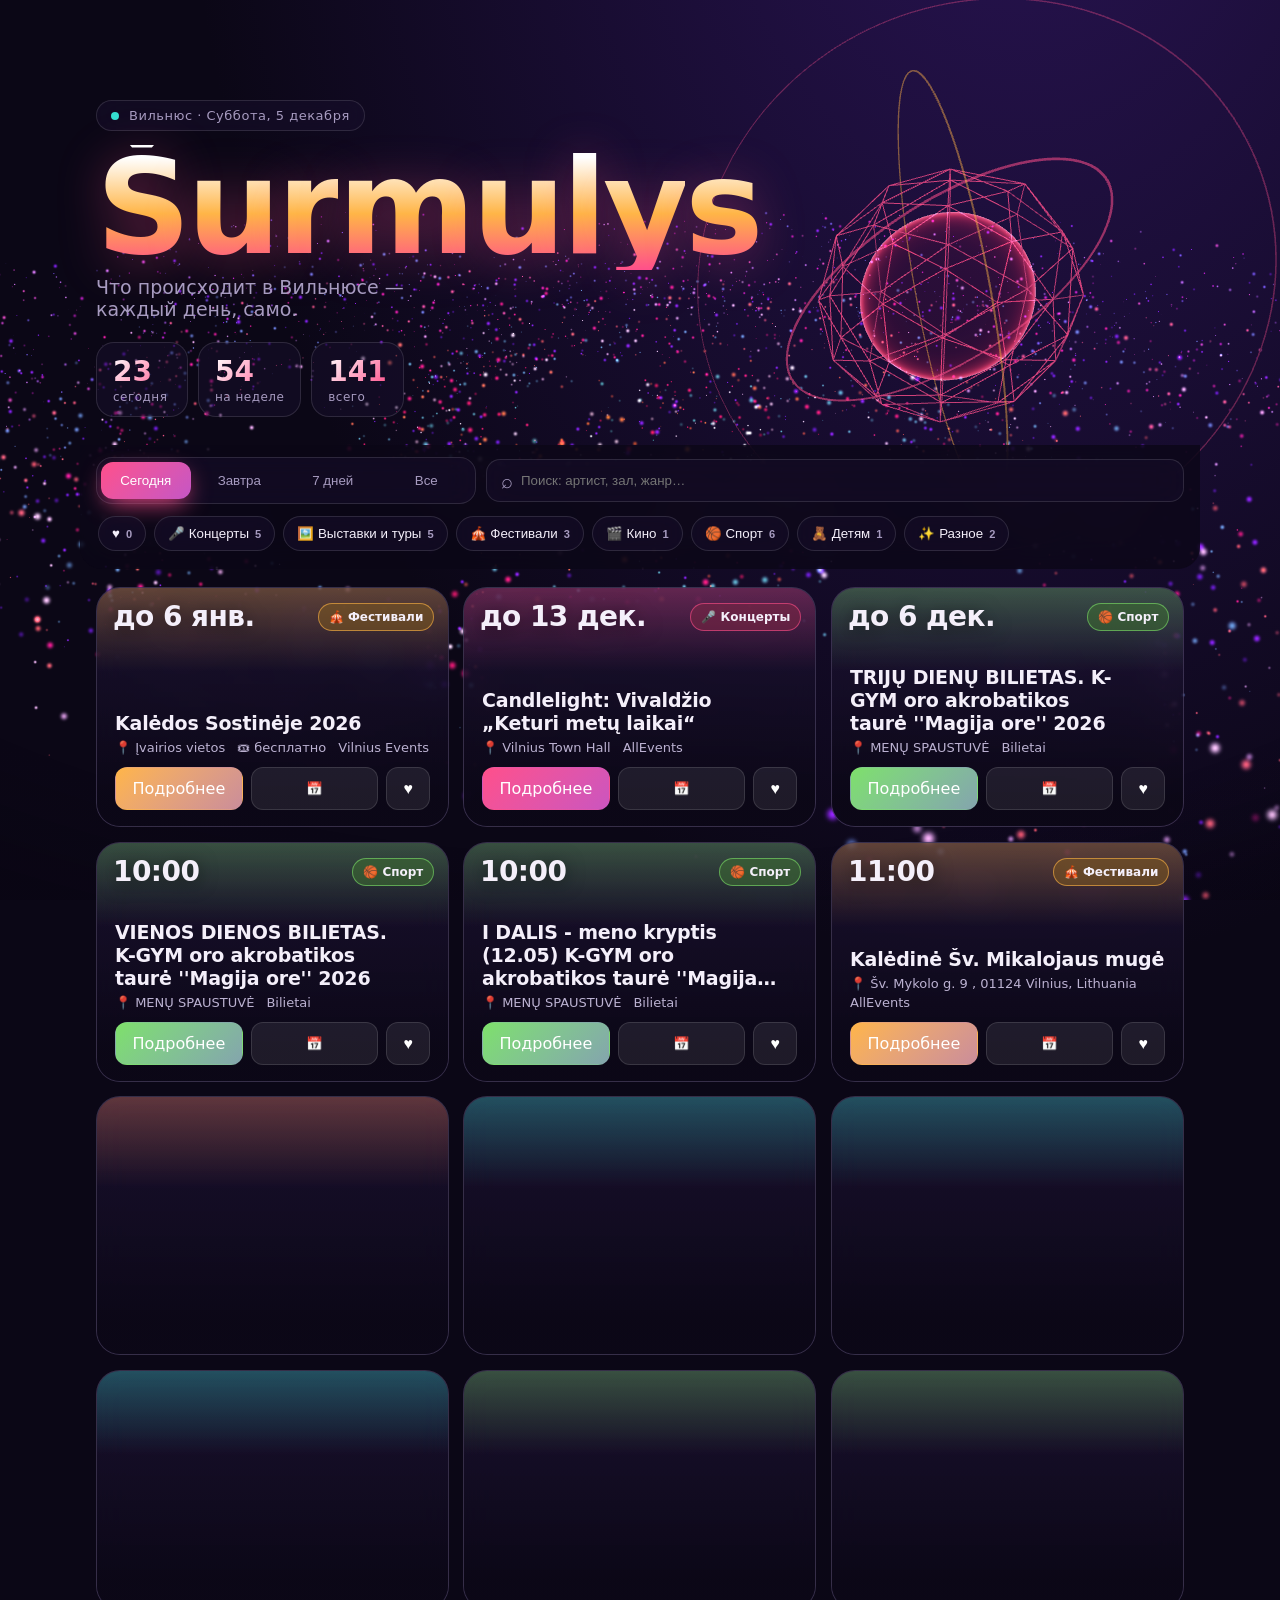
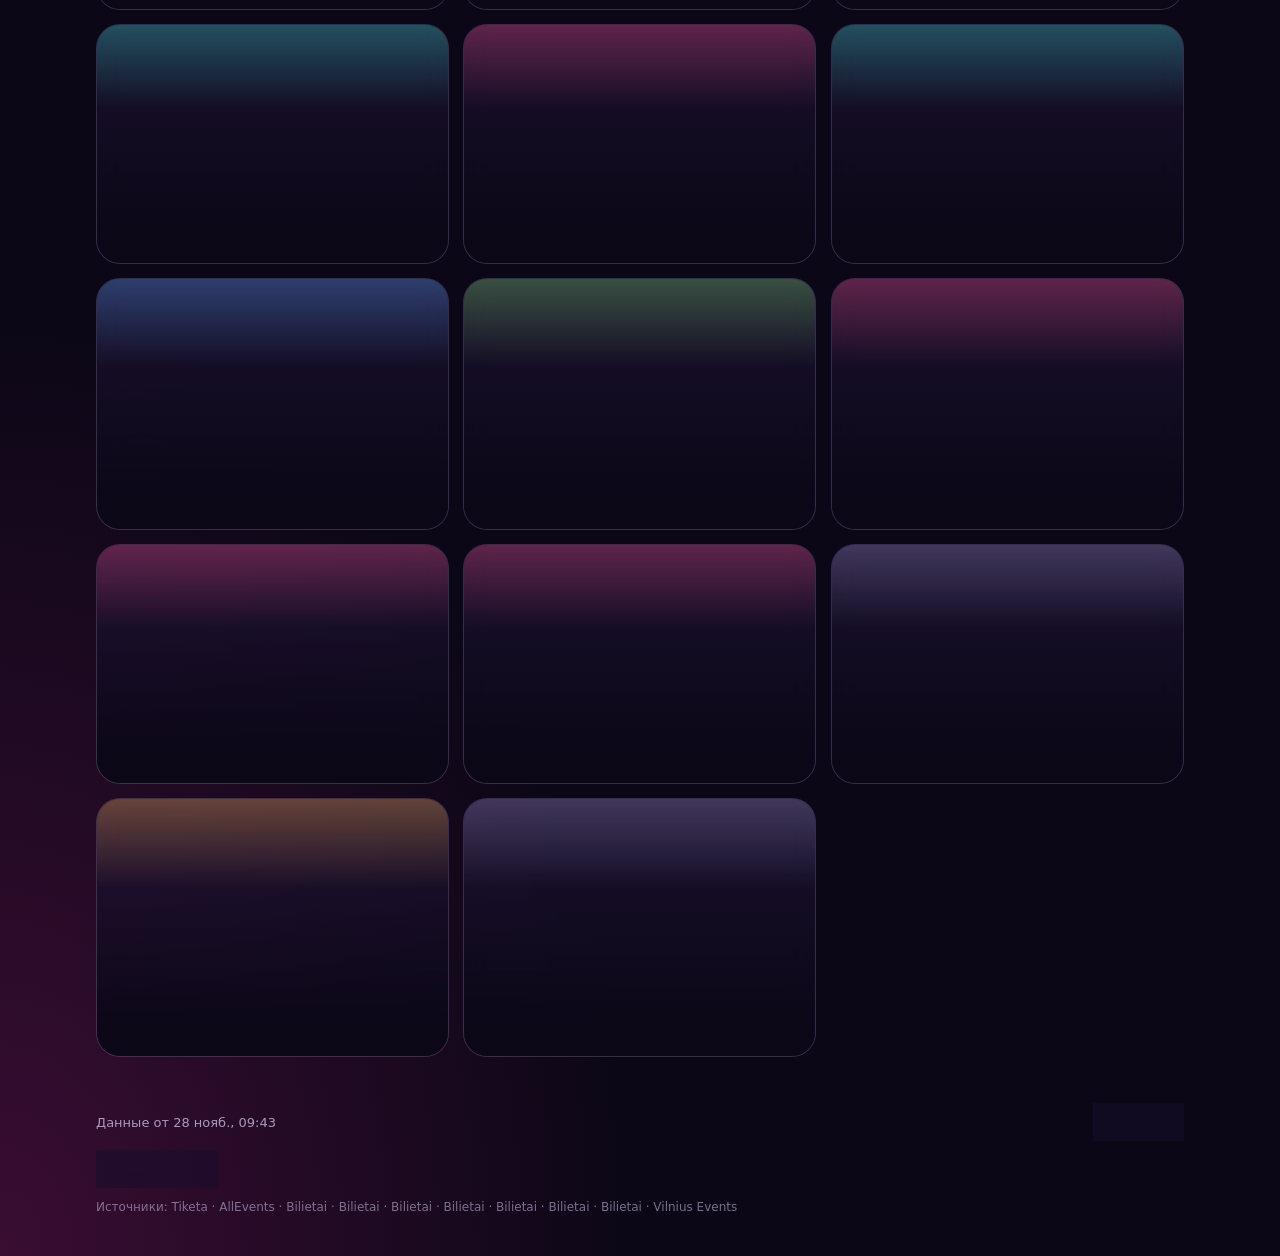
<file: surmulys/index.html>
<!doctype html>
<html lang="ru">
<head>
<meta charset="utf-8">
<meta name="viewport" content="width=device-width, initial-scale=1, viewport-fit=cover">
<meta name="theme-color" content="#0b0716">
<meta name="color-scheme" content="dark">
<meta name="mobile-web-app-capable" content="yes">
<meta name="apple-mobile-web-app-capable" content="yes">
<meta name="apple-mobile-web-app-status-bar-style" content="black-translucent">
<meta name="apple-mobile-web-app-title" content="Šurmulys">
<meta name="description" content="Šurmulys — концерты, спектакли, выставки и фестивали Вильнюса. Список на сегодня обновляется сам.">
<title>Šurmulys — события Вильнюса</title>
<link rel="manifest" href="manifest.webmanifest">
<link rel="icon" href="icons/icon.svg" type="image/svg+xml">
<link rel="apple-touch-icon" href="icons/apple-touch-icon.png">
<link rel="stylesheet" href="app.css">
</head>
<body>
<canvas id="bg" aria-hidden="true"></canvas>
<div class="vignette" aria-hidden="true"></div>

<main class="wrap">
  <header class="hero">
    <div class="eyebrow"><span class="dot"></span><span id="today-label">Vilnius</span></div>
    <h1 class="logo" aria-label="Šurmulys"><span>Š</span><span>u</span><span>r</span><span>m</span><span>u</span><span>l</span><span>y</span><span>s</span></h1>
    <p class="tag">Что происходит в Вильнюсе — каждый день, само.</p>

    <div class="stats" id="stats">
      <div class="stat"><b data-count="0" id="n-today">0</b><span>сегодня</span></div>
      <div class="stat"><b data-count="0" id="n-week">0</b><span>на неделе</span></div>
      <div class="stat"><b data-count="0" id="n-all">0</b><span>всего</span></div>
    </div>
  </header>

  <section class="controls" aria-label="Фильтры">
    <div class="seg" role="tablist" id="range">
      <button role="tab" data-range="today" class="on">Сегодня</button>
      <button role="tab" data-range="tomorrow">Завтра</button>
      <button role="tab" data-range="week">7 дней</button>
      <button role="tab" data-range="all">Все</button>
    </div>
    <label class="search"><span aria-hidden="true">⌕</span>
      <input id="q" type="search" placeholder="Поиск: артист, зал, жанр…" autocomplete="off" enterkeyhint="search">
    </label>
    <div class="chips" id="chips" role="group" aria-label="Категории"></div>
  </section>

  <section id="list" class="list" aria-live="polite"></section>

  <section id="empty" class="empty" hidden>
    <div class="orb" aria-hidden="true"></div>
    <h2 id="empty-title">Пока пусто</h2>
    <p id="empty-text"></p>
  </section>

  <footer class="foot">
    <div class="foot-row">
      <span id="updated">Загружаю…</span>
      <button id="btn-refresh" class="ghost" type="button">Обновить</button>
    </div>
    <div class="foot-row">
      <button id="btn-digest" class="ghost" type="button">🔔 Сводка дня</button>
      <button id="btn-install" class="ghost" type="button" hidden>⤓ Установить</button>
    </div>
    <p class="src" id="sources"></p>
  </footer>
</main>

<div class="toast" id="toast" role="status"></div>
<script type="module" src="app.js"></script>
</body>
</html>
</file>
<file: surmulys/app.css>
:root{
  --bg:#0b0716; --ink:#f4effa; --muted:#a79bc0; --line:rgba(255,255,255,.12);
  --glass:rgba(24,16,44,.55); --glass2:rgba(40,28,70,.55);
  --rose:#ff4f8b; --amber:#ffb547; --violet:#8b5cff; --cyan:#35e0d0;
  --accent:var(--rose);
  --sat:env(safe-area-inset-top,0px); --sab:env(safe-area-inset-bottom,0px);
  --sal:env(safe-area-inset-left,0px); --sar:env(safe-area-inset-right,0px);
  font-family:ui-rounded,'SF Pro Rounded',system-ui,-apple-system,'Segoe UI',Roboto,Helvetica,Arial,sans-serif;
  color-scheme:dark;
}
*{box-sizing:border-box;-webkit-tap-highlight-color:transparent}
html,body{margin:0;background:var(--bg);color:var(--ink)}
body{min-height:100svh;overflow-x:hidden;
  background:radial-gradient(120% 80% at 80% -10%,#2a1456 0,transparent 55%),
             radial-gradient(90% 60% at 0% 100%,#3a0d33 0,transparent 55%),var(--bg);}
#bg{position:fixed;inset:0;width:100%;height:100%;z-index:0;display:block}
.vignette{position:fixed;inset:0;z-index:1;pointer-events:none;
  background:radial-gradient(140% 100% at 50% 40%,transparent 55%,rgba(5,2,12,.7))}
.wrap{position:relative;z-index:2;max-width:1120px;margin:0 auto;
  padding:calc(var(--sat) + 28px) calc(var(--sar) + 16px) calc(var(--sab) + 40px) calc(var(--sal) + 16px)}

/* ---------- hero ---------- */
.hero{padding:clamp(24px,8vh,80px) 0 28px;perspective:900px}
.eyebrow{display:inline-flex;gap:10px;align-items:center;padding:7px 14px;border-radius:99px;
  background:var(--glass);border:1px solid var(--line);backdrop-filter:blur(14px);-webkit-backdrop-filter:blur(14px);
  font-size:13px;letter-spacing:.04em;color:var(--muted);
  opacity:0;animation:rise .8s .1s cubic-bezier(.2,.8,.2,1) forwards}
.dot{width:8px;height:8px;border-radius:50%;background:var(--cyan);box-shadow:0 0 0 0 rgba(53,224,208,.7);animation:ping 2s infinite}
.logo{margin:14px 0 6px;font-size:clamp(54px,15vw,132px);line-height:.95;font-weight:800;letter-spacing:-.03em;display:flex;flex-wrap:wrap;
  transform-style:preserve-3d}
.logo span{display:inline-block;opacity:0;transform:translateZ(-200px) rotateX(-70deg) translateY(30px);transform-origin:50% 100%;
  background:linear-gradient(180deg,#fff 10%,var(--amber) 55%,var(--rose) 100%);-webkit-background-clip:text;background-clip:text;color:transparent;
  animation:letter 1s cubic-bezier(.2,.9,.2,1) forwards, glow 5s 1.4s ease-in-out infinite;
  filter:drop-shadow(0 6px 24px rgba(255,79,139,.35))}
.logo span:nth-child(1){animation-delay:.15s,1.4s}.logo span:nth-child(2){animation-delay:.22s,1.5s}
.logo span:nth-child(3){animation-delay:.29s,1.6s}.logo span:nth-child(4){animation-delay:.36s,1.7s}
.logo span:nth-child(5){animation-delay:.43s,1.8s}.logo span:nth-child(6){animation-delay:.5s,1.9s}
.logo span:nth-child(7){animation-delay:.57s,2s}.logo span:nth-child(8){animation-delay:.64s,2.1s}
.tag{margin:0 0 22px;color:var(--muted);font-size:clamp(15px,3.6vw,19px);max-width:30ch;opacity:0;animation:rise .8s .8s forwards}
.stats{display:flex;gap:10px;flex-wrap:wrap;opacity:0;animation:rise .8s 1s forwards}
.stat{min-width:92px;padding:12px 16px;border-radius:18px;background:var(--glass);border:1px solid var(--line);
  backdrop-filter:blur(14px);-webkit-backdrop-filter:blur(14px);display:flex;flex-direction:column;gap:2px;
  transition:transform .4s cubic-bezier(.2,.8,.2,1)}
.stat:hover{transform:translateY(-4px) rotateX(8deg)}
.stat b{font-size:28px;font-weight:800;font-variant-numeric:tabular-nums;
  background:linear-gradient(135deg,#fff,var(--accent));-webkit-background-clip:text;background-clip:text;color:transparent}
.stat span{font-size:12px;color:var(--muted);letter-spacing:.04em}

/* ---------- controls ---------- */
.controls{position:relative;z-index:5;margin:0 0 18px;display:grid;gap:10px}
.seg{display:grid;grid-template-columns:repeat(4,1fr);gap:4px;padding:4px;border-radius:16px;background:var(--glass);border:1px solid var(--line);
  backdrop-filter:blur(16px);-webkit-backdrop-filter:blur(16px);position:relative}
.seg button{position:relative;z-index:1;border:0;background:none;color:var(--muted);font:600 14px/1 inherit;padding:11px 4px;border-radius:12px;cursor:pointer;transition:color .25s}
.seg button.on{color:#fff}
.seg .pill{position:absolute;top:4px;bottom:4px;left:4px;border-radius:12px;z-index:0;
  background:linear-gradient(135deg,var(--accent),color-mix(in srgb,var(--accent) 50%,var(--violet)));
  box-shadow:0 8px 24px -6px var(--accent);transition:transform .45s cubic-bezier(.3,1.3,.4,1),background .5s}
.search{display:flex;align-items:center;gap:8px;padding:0 14px;border-radius:14px;background:var(--glass);border:1px solid var(--line);
  backdrop-filter:blur(16px);-webkit-backdrop-filter:blur(16px);transition:border-color .2s,box-shadow .2s}
.search:focus-within{border-color:var(--accent);box-shadow:0 0 0 4px color-mix(in srgb,var(--accent) 22%,transparent)}
.search span{font-size:20px;color:var(--muted)}
.search input{flex:1;min-width:0;border:0;background:none;color:var(--ink);font:500 16px/1 inherit;padding:13px 0;outline:none}
.chips{display:flex;gap:8px;overflow-x:auto;padding:2px 2px 6px;scrollbar-width:none;-webkit-overflow-scrolling:touch}
.chips::-webkit-scrollbar{display:none}
.chip{flex:none;border:1px solid var(--line);background:var(--glass);color:var(--ink);font:600 13px/1 inherit;padding:9px 13px;border-radius:99px;cursor:pointer;
  display:inline-flex;gap:6px;align-items:center;backdrop-filter:blur(12px);-webkit-backdrop-filter:blur(12px);transition:transform .25s,background .25s,border-color .25s}
.chip:active{transform:scale(.94)}
.chip.on{background:color-mix(in srgb,var(--c) 30%,transparent);border-color:var(--c);box-shadow:0 0 22px -6px var(--c)}
.chip small{color:var(--muted);font-weight:600}

/* ---------- list ---------- */
.list{display:grid;gap:14px}
.day{display:flex;align-items:baseline;gap:10px;margin:22px 4px 2px;font-size:13px;letter-spacing:.12em;text-transform:uppercase;color:var(--muted);font-weight:700}
.day b{font-size:clamp(20px,5vw,26px);letter-spacing:-.01em;text-transform:none;color:var(--ink)}
.day::after{content:"";flex:1;height:1px;background:linear-gradient(90deg,var(--line),transparent)}
.grid{display:grid;gap:14px;grid-template-columns:repeat(auto-fill,minmax(min(100%,330px),1fr));perspective:1100px}
.card{--c:var(--violet);position:relative;display:flex;flex-direction:column;justify-content:flex-end;min-height:215px;padding-top:62px;border-radius:24px;overflow:hidden;
  border:1px solid var(--line);background:var(--glass2);backdrop-filter:blur(16px);-webkit-backdrop-filter:blur(16px);
  transform-style:preserve-3d;will-change:transform;transform:rotateX(0) rotateY(0);
  transition:transform .5s cubic-bezier(.2,.8,.2,1),box-shadow .5s,border-color .4s;
  opacity:0;--rx:0deg;--ry:0deg}
.card.in{animation:cardIn .8s cubic-bezier(.2,.9,.2,1) forwards;animation-delay:calc(var(--i,0) * 60ms)}
.card.done{opacity:1;animation:none;transform:perspective(900px) rotateX(var(--rx)) rotateY(var(--ry))}
.card.hot{transition:transform .08s linear,box-shadow .5s,border-color .4s}
.card:hover{border-color:color-mix(in srgb,var(--c) 70%,transparent);box-shadow:0 24px 60px -24px var(--c)}
.card .bgimg{position:absolute;inset:0;background-size:cover;background-position:center;opacity:.5;transition:transform .8s,opacity .5s;transform:scale(1.04)}
.card:hover .bgimg{transform:scale(1.12);opacity:.62}
.card::before{content:"";position:absolute;inset:0;z-index:1;
  background:linear-gradient(180deg,color-mix(in srgb,var(--c) 30%,transparent) 0,transparent 35%),
             linear-gradient(0deg,rgba(11,7,22,.96) 12%,rgba(11,7,22,.35) 70%,transparent)}
.card .shine{position:absolute;inset:0;z-index:2;pointer-events:none;opacity:0;transition:opacity .3s;
  background:radial-gradient(240px circle at var(--mx,50%) var(--my,0%),rgba(255,255,255,.22),transparent 60%)}
.card:hover .shine{opacity:1}
.body{position:relative;z-index:3;padding:16px 18px 16px;transform:translateZ(30px)}
.top{position:absolute;z-index:3;top:14px;left:16px;right:14px;display:flex;justify-content:space-between;align-items:center;transform:translateZ(40px)}
.time{font-size:28px;line-height:1.1;font-weight:800;letter-spacing:-.02em;font-variant-numeric:tabular-nums;text-shadow:0 2px 18px rgba(0,0,0,.5)}
.time.tbd{font-size:13px;font-weight:700;letter-spacing:.02em;color:var(--muted);text-shadow:none}
.time small{font-size:12px;font-weight:700;color:var(--muted);margin-left:6px;letter-spacing:.04em}
.cat{font-size:12px;font-weight:700;padding:6px 10px;border-radius:99px;background:color-mix(in srgb,var(--c) 28%,rgba(0,0,0,.4));border:1px solid color-mix(in srgb,var(--c) 60%,transparent)}
.title{margin:0 0 6px;font-size:19px;line-height:1.2;font-weight:750;letter-spacing:-.01em;text-wrap:balance;
  display:-webkit-box;-webkit-line-clamp:3;-webkit-box-orient:vertical;overflow:hidden}
.meta{display:flex;flex-wrap:wrap;gap:4px 12px;font-size:13px;color:#cfc5e6}
.meta i{font-style:normal;opacity:.9}
.desc{margin:8px 0 0;font-size:13px;line-height:1.4;color:var(--muted);display:none}
.card.open .desc{display:block}
.actions{display:flex;gap:8px;margin-top:12px}
.btn{flex:1;text-align:center;text-decoration:none;color:#fff;font:700 13px/1 inherit;padding:11px 10px;border-radius:12px;border:1px solid var(--line);background:rgba(255,255,255,.08);cursor:pointer;transition:background .2s,transform .2s}
.btn:active{transform:scale(.96)}
.btn.main{background:linear-gradient(135deg,var(--c),color-mix(in srgb,var(--c) 55%,var(--violet)));border-color:transparent}
.btn.fav{flex:none;width:44px;font-size:16px}
.btn.fav.on{color:var(--rose);background:rgba(255,79,139,.18);border-color:var(--rose);animation:pop .5s}

/* ---------- empty / foot ---------- */
.empty{text-align:center;padding:40px 10px 20px}
.empty[hidden]{display:none}
.empty h2{margin:20px 0 6px;font-size:24px}.empty p{margin:0 auto;color:var(--muted);max-width:34ch;line-height:1.5}
.orb{width:120px;height:120px;margin:0 auto;border-radius:50%;
  background:radial-gradient(circle at 30% 30%,#fff,var(--accent) 35%,var(--violet) 70%,#1a0a3a);
  box-shadow:0 0 60px -6px var(--accent),inset -14px -14px 30px rgba(0,0,0,.4);animation:float 4s ease-in-out infinite}
.foot{margin-top:46px;display:grid;gap:10px;color:var(--muted);font-size:13px}
.foot-row{display:flex;justify-content:space-between;align-items:center;gap:10px;flex-wrap:wrap}
.ghost{border:1px solid var(--line);background:var(--glass);color:var(--ink);font:600 13px/1 inherit;padding:10px 14px;border-radius:12px;cursor:pointer;backdrop-filter:blur(12px);-webkit-backdrop-filter:blur(12px)}
.ghost:active{transform:scale(.95)}
.src{margin:0;font-size:12px;opacity:.7;line-height:1.5}
.toast{position:fixed;left:50%;bottom:calc(var(--sab) + 24px);z-index:20;transform:translate(-50%,30px);opacity:0;pointer-events:none;
  background:rgba(30,20,56,.92);border:1px solid var(--line);padding:12px 18px;border-radius:14px;font-size:14px;max-width:90vw;transition:.4s cubic-bezier(.2,.8,.2,1);backdrop-filter:blur(14px)}
.toast.show{opacity:1;transform:translate(-50%,0)}
.skeleton{height:190px;border-radius:24px;background:linear-gradient(100deg,var(--glass) 30%,var(--glass2) 50%,var(--glass) 70%);background-size:200% 100%;animation:shimmer 1.4s infinite}

/* ---------- keyframes ---------- */
@keyframes rise{from{opacity:0;transform:translateY(18px)}to{opacity:1;transform:none}}
@keyframes letter{to{opacity:1;transform:none}}
@keyframes glow{0%,100%{filter:drop-shadow(0 6px 24px rgba(255,79,139,.3))}50%{filter:drop-shadow(0 6px 34px rgba(255,181,71,.55))}}
@keyframes cardIn{from{opacity:0;transform:perspective(900px) translateY(40px) rotateX(-18deg) scale(.96)}to{opacity:1;transform:perspective(900px) none}}
@keyframes ping{0%{box-shadow:0 0 0 0 rgba(53,224,208,.6)}80%,100%{box-shadow:0 0 0 12px rgba(53,224,208,0)}}
@keyframes pop{40%{transform:scale(1.25)}}
@keyframes float{50%{transform:translateY(-12px) rotate(8deg)}}
@keyframes shimmer{to{background-position:-200% 0}}

@media (min-width:760px){
  .controls{position:sticky;top:0;margin:0 -16px 18px;padding:12px 16px;background:rgba(11,7,22,.78);backdrop-filter:blur(18px);-webkit-backdrop-filter:blur(18px);
    border-radius:0 0 22px 22px;grid-template-columns:auto 1fr;align-items:center}
  .seg{width:380px}.chips{grid-column:1/-1}
}
@media (prefers-reduced-motion:reduce){
  *,*::before,*::after{animation-duration:.01ms!important;animation-delay:0s!important;transition-duration:.01ms!important}
  .logo span,.eyebrow,.tag,.stats{opacity:1;transform:none}
  .card{opacity:1}
}
</file>
